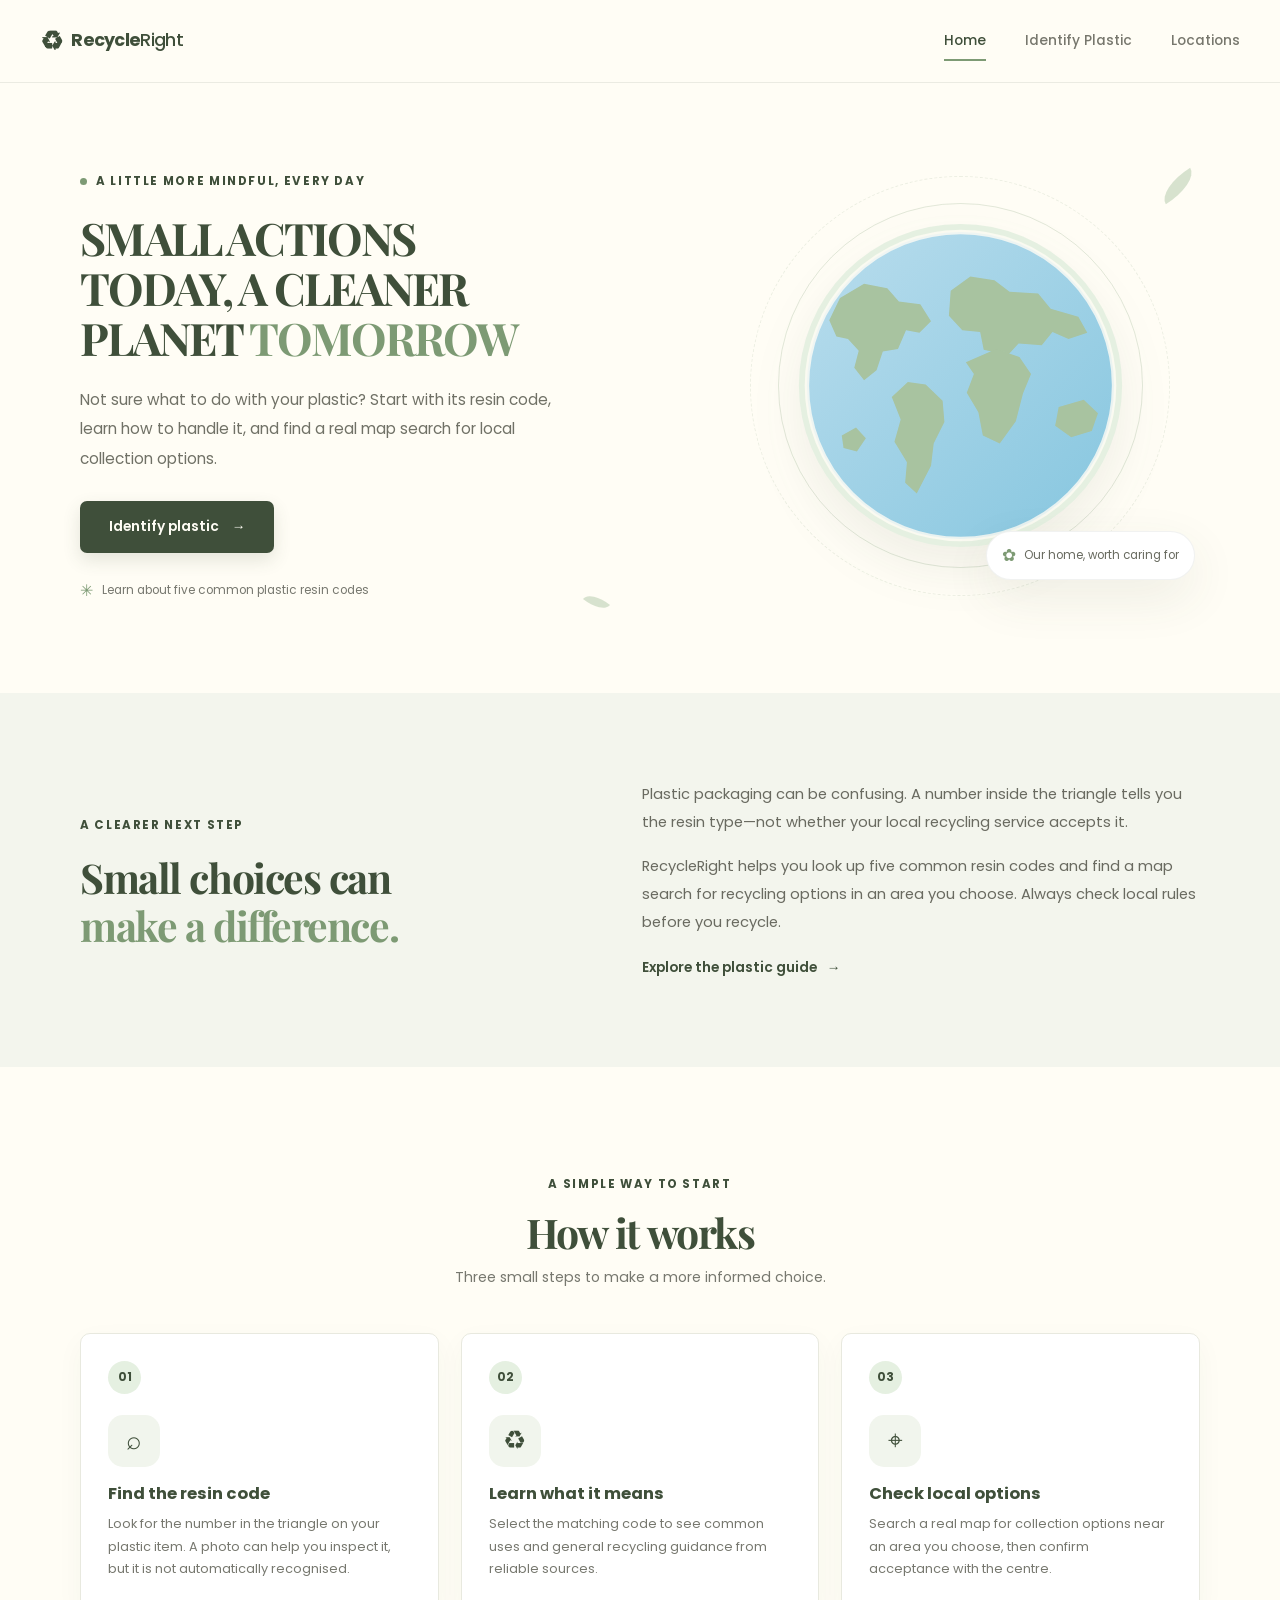
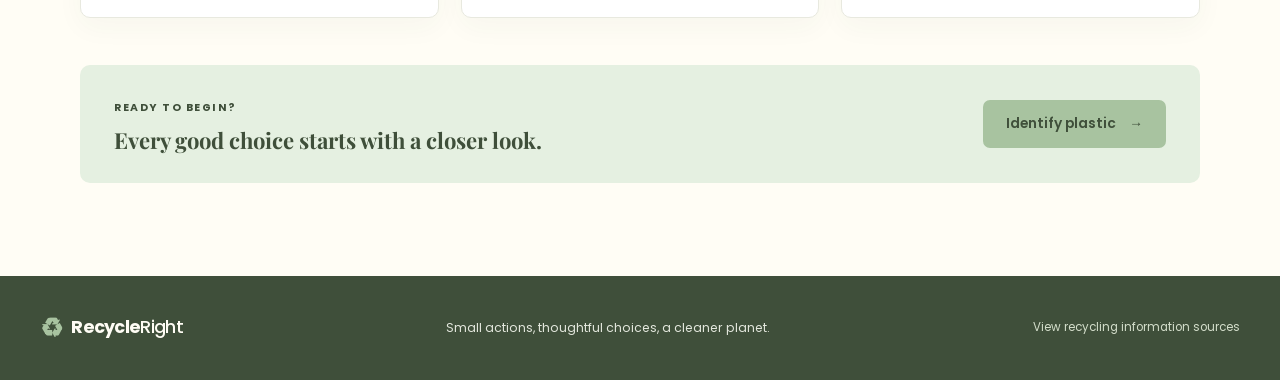
<file: index.html>
<!doctype html>
<html lang="en">
<head>
  <meta charset="utf-8">
  <meta name="viewport" content="width=device-width, initial-scale=1">
  <meta name="theme-color" content="#fffdf5">
  <meta name="description" content="Learn about plastic resin codes, recycling advice and ways to find local collection options with RecycleRight.">
  <title>RecycleRight | Small actions, cleaner planet</title>
  <link rel="preconnect" href="https://fonts.googleapis.com">
  <link rel="preconnect" href="https://fonts.gstatic.com" crossorigin>
  <link href="https://fonts.googleapis.com/css2?family=Playfair+Display:wght@600;700&amp;family=Poppins:wght@400;500;600;700&amp;display=swap" rel="stylesheet">
  <link rel="stylesheet" href="style.css">
  <script src="script.js" defer></script>
</head>
<body data-page="home">
  <header class="site-header">
    <nav class="nav-shell" aria-label="Main navigation">
      <a class="brand" href="index.html" aria-label="RecycleRight home">
        <span class="brand-mark" aria-hidden="true">♻</span><span>Recycle<span class="brand-light">Right</span></span>
      </a>
      <button class="menu-toggle" type="button" aria-expanded="false" aria-controls="primary-nav" aria-label="Open navigation"><span></span><span></span><span></span></button>
      <div class="nav-links" id="primary-nav">
        <a class="active" href="index.html" aria-current="page">Home</a>
        <a href="identify.html">Identify Plastic</a>
        <a href="locations.html">Locations</a>
      </div>
    </nav>
  </header>

  <main>
    <section class="hero content-width">
      <div class="hero-copy">
        <span class="eyebrow"><span class="eyebrow-dot"></span> A little more mindful, every day</span>
        <h1>SMALL ACTIONS<br>TODAY, A CLEANER<br>PLANET <span class="text-sage">TOMORROW</span></h1>
        <p>Not sure what to do with your plastic? Start with its resin code, learn how to handle it, and find a real map search for local collection options.</p>
        <a class="button button-primary hero-button" href="identify.html">Identify plastic <span aria-hidden="true">→</span></a>
        <div class="hero-footnote"><span aria-hidden="true">✳</span> Learn about five common plastic resin codes</div>
      </div>
      <div class="earth-wrap" aria-label="Illustration of planet Earth">
        <span class="earth-orbit orbit-one"></span><span class="earth-orbit orbit-two"></span>
        <svg class="earth-illustration" viewBox="0 0 420 420" role="img" aria-labelledby="earth-title">
          <title id="earth-title">A friendly illustration of Earth with green continents</title>
          <defs>
            <clipPath id="earth-clip"><circle cx="210" cy="210" r="172"/></clipPath>
            <linearGradient id="ocean" x1="0" x2="1" y1="0" y2="1"><stop stop-color="#b9dded"/><stop offset="1" stop-color="#86c6df"/></linearGradient>
          </defs>
          <circle cx="210" cy="210" r="181" fill="#e5f0e1"/>
          <circle cx="210" cy="210" r="172" fill="url(#ocean)"/>
          <g clip-path="url(#earth-clip)" fill="#a8c3a0">
            <path d="M75 112 102 96 128 101 141 116 165 119 177 138 164 151 149 148 140 169 123 172 116 193 102 204 91 190 96 171 84 158 71 155 63 137Z"/>
            <path d="m151 206 20 3 19 18 2 24-12 24-3 25-16 31-13-12 2-23-14-23 7-25-10-25Z"/>
            <path d="m199 104 22-16 27 4 17 13 32 2 14 17 31 9 10 18-21 7-18-8-12 15-26-2-12 13-27-6-4-20-20-2-15-16Z"/>
            <path d="m232 177 18-8 26 9 13 19-9 22-8 31-18 25-19-9-5-26-13-22 8-21-9-13Z"/>
            <path d="m320 234 28-8 16 15-7 20-23 7-18-13Z"/>
            <path d="m77 266 16-9 11 12-10 15-15-4Z"/>
          </g>
          <circle cx="210" cy="210" r="172" fill="none" stroke="#fffdf5" stroke-width="5" opacity=".8"/>
        </svg>
        <span class="earth-caption"><span class="caption-leaf" aria-hidden="true">✿</span> Our home, worth caring for</span>
      </div>
      <span class="decor-leaf decor-leaf-one" aria-hidden="true"></span>
      <span class="decor-leaf decor-leaf-two" aria-hidden="true"></span>
    </section>

    <section class="about-section">
      <div class="content-width about-grid">
        <div class="section-heading">
          <span class="eyebrow">A clearer next step</span>
          <h2>Small choices can<br><span class="text-sage">make a difference.</span></h2>
        </div>
        <div class="about-copy">
          <p>Plastic packaging can be confusing. A number inside the triangle tells you the resin type—not whether your local recycling service accepts it.</p>
          <p>RecycleRight helps you look up five common resin codes and find a map search for recycling options in an area you choose. Always check local rules before you recycle.</p>
          <a class="text-link" href="identify.html">Explore the plastic guide <span aria-hidden="true">→</span></a>
        </div>
      </div>
    </section>

    <section class="how-section content-width" aria-labelledby="how-title">
      <div class="center-heading">
        <span class="eyebrow">A simple way to start</span>
        <h2 id="how-title">How it works</h2>
        <p>Three small steps to make a more informed choice.</p>
      </div>
      <div class="steps-grid">
        <article class="step-card">
          <span class="step-number">01</span>
          <span class="step-icon" aria-hidden="true">⌕</span>
          <h3>Find the resin code</h3>
          <p>Look for the number in the triangle on your plastic item. A photo can help you inspect it, but it is not automatically recognised.</p>
        </article>
        <article class="step-card">
          <span class="step-number">02</span>
          <span class="step-icon" aria-hidden="true">♻</span>
          <h3>Learn what it means</h3>
          <p>Select the matching code to see common uses and general recycling guidance from reliable sources.</p>
        </article>
        <article class="step-card">
          <span class="step-number">03</span>
          <span class="step-icon" aria-hidden="true">⌖</span>
          <h3>Check local options</h3>
          <p>Search a real map for collection options near an area you choose, then confirm acceptance with the centre.</p>
        </article>
      </div>
      <div class="next-step-banner">
        <div><span class="eyebrow">Ready to begin?</span><h3>Every good choice starts with a closer look.</h3></div>
        <a class="button button-secondary" href="identify.html">Identify plastic <span aria-hidden="true">→</span></a>
      </div>
    </section>
  </main>

  <footer class="site-footer">
    <div class="footer-inner">
      <a class="brand footer-brand" href="index.html"><span class="brand-mark" aria-hidden="true">♻</span><span>Recycle<span class="brand-light">Right</span></span></a>
      <p>Small actions, thoughtful choices, a cleaner planet.</p>
      <a class="footer-credit" href="identify.html#sources">View recycling information sources</a>
    </div>
  </footer>
</body>
</html>
</file>
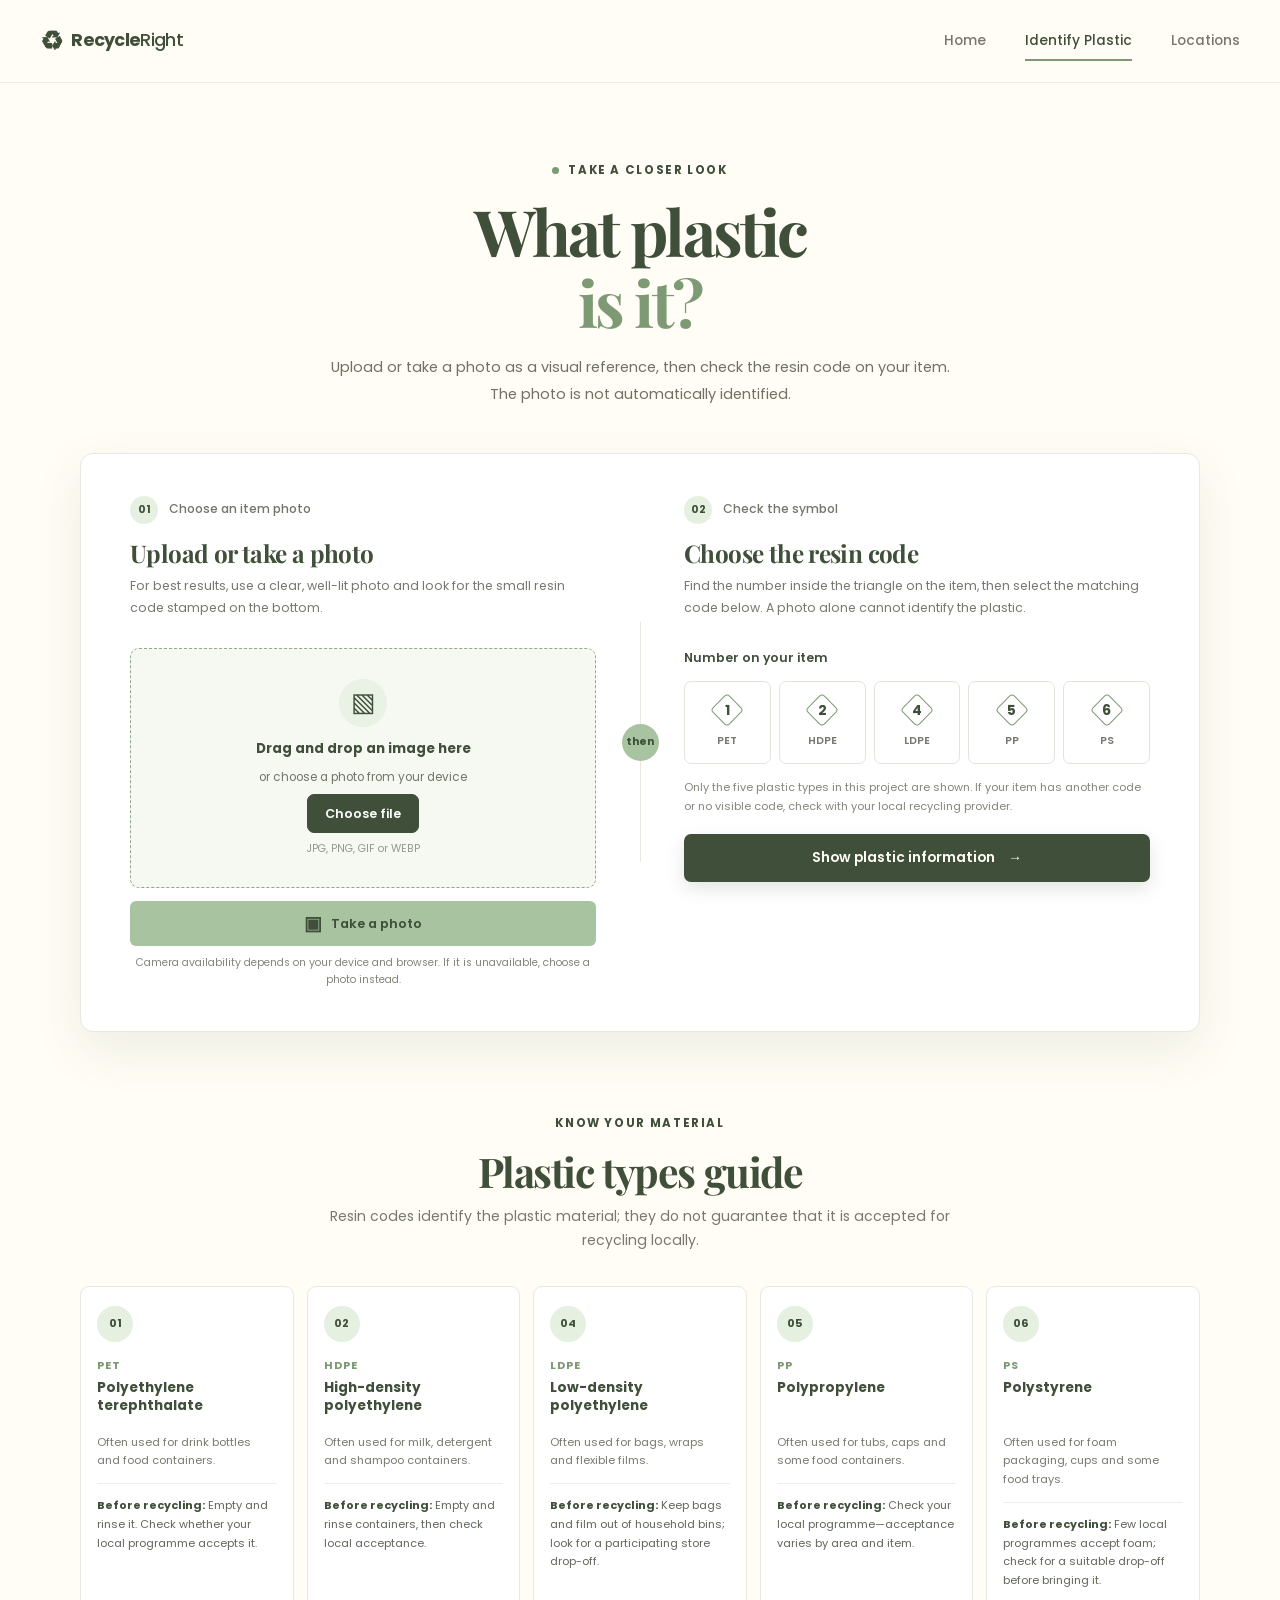
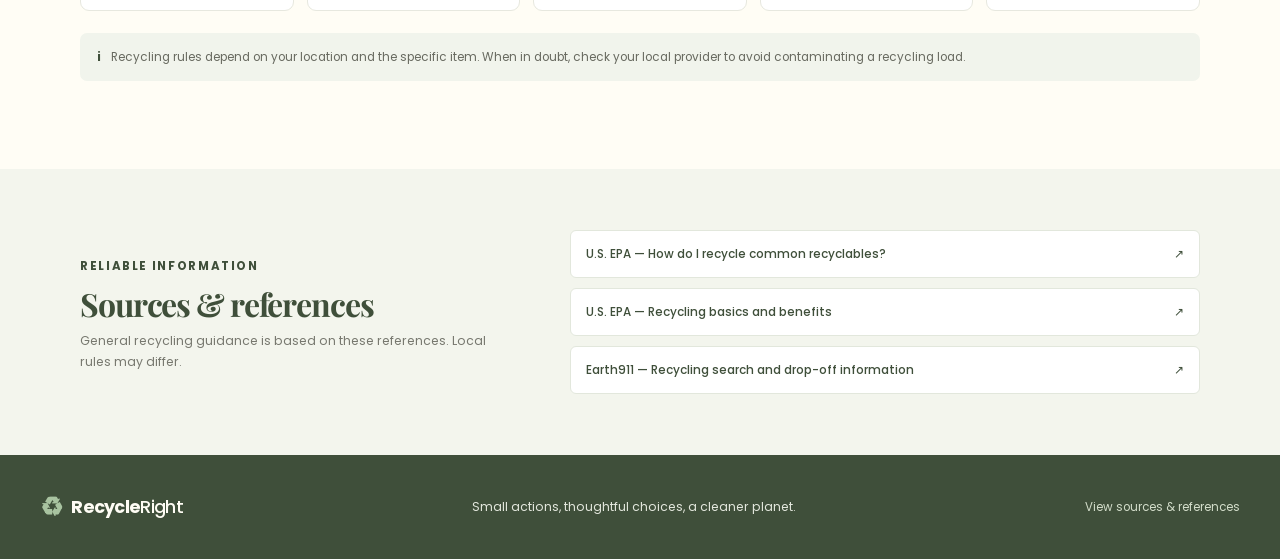
<file: identify.html>
<!doctype html>
<html lang="en">
<head>
  <meta charset="utf-8">
  <meta name="viewport" content="width=device-width, initial-scale=1">
  <meta name="theme-color" content="#fffdf5">
  <meta name="description" content="Use a photo as a reference, then manually select the resin code to learn about five common plastic types.">
  <title>Identify plastic | RecycleRight</title>
  <link rel="preconnect" href="https://fonts.googleapis.com">
  <link rel="preconnect" href="https://fonts.gstatic.com" crossorigin>
  <link href="https://fonts.googleapis.com/css2?family=Playfair+Display:wght@600;700&amp;family=Poppins:wght@400;500;600;700&amp;display=swap" rel="stylesheet">
  <link rel="stylesheet" href="style.css">
  <script src="script.js" defer></script>
</head>
<body data-page="identify">
  <header class="site-header">
    <nav class="nav-shell" aria-label="Main navigation">
      <a class="brand" href="index.html" aria-label="RecycleRight home">
        <span class="brand-mark" aria-hidden="true">♻</span><span>Recycle<span class="brand-light">Right</span></span>
      </a>
      <button class="menu-toggle" type="button" aria-expanded="false" aria-controls="primary-nav" aria-label="Open navigation"><span></span><span></span><span></span></button>
      <div class="nav-links" id="primary-nav">
        <a href="index.html">Home</a>
        <a class="active" href="identify.html" aria-current="page">Identify Plastic</a>
        <a href="locations.html">Locations</a>
      </div>
    </nav>
  </header>

  <main>
    <section class="page-intro identify-intro">
      <span class="eyebrow"><span class="eyebrow-dot"></span> Take a closer look</span>
      <h1>What plastic<br><span class="text-sage">is it?</span></h1>
      <p>Upload or take a photo as a visual reference, then check the resin code on your item. The photo is not automatically identified.</p>
    </section>

    <section class="identify-workspace content-width" aria-label="Plastic photo and manual identification">
      <div class="upload-panel">
        <div class="panel-topline"><span class="step-number">01</span><span>Choose an item photo</span></div>
        <h2>Upload or take a photo</h2>
        <p class="panel-description">For best results, use a clear, well-lit photo and look for the small resin code stamped on the bottom.</p>
        <input class="visually-hidden" type="file" id="photo-upload" accept="image/*" tabindex="-1" aria-hidden="true">
        <input class="visually-hidden" type="file" id="camera-upload" accept="image/*" capture="environment" tabindex="-1" aria-hidden="true">
        <div class="drop-zone" id="drop-zone" tabindex="0" role="button" aria-label="Choose an image file or drag and drop an image">
          <img id="image-preview" class="image-preview" alt="Preview of the selected plastic item" hidden>
          <div class="drop-content" id="drop-content">
            <span class="upload-icon" aria-hidden="true">▧</span>
            <strong>Drag and drop an image here</strong>
            <span>or choose a photo from your device</span>
            <button type="button" class="button button-outline" id="choose-photo">Choose file</button>
            <span class="file-note">JPG, PNG, GIF or WEBP</span>
          </div>
        </div>
        <div class="file-details" id="file-details" aria-live="polite" hidden>
          <span class="file-check" aria-hidden="true">✓</span>
          <span class="file-name" id="file-name"></span>
          <button type="button" class="clear-photo" id="clear-photo">Remove photo</button>
        </div>
        <p class="form-error" id="photo-error" role="alert" hidden></p>
        <button type="button" class="camera-button" id="take-photo"><span aria-hidden="true">▣</span> Take a photo</button>
        <p class="camera-note">Camera availability depends on your device and browser. If it is unavailable, choose a photo instead.</p>
      </div>

      <div class="identify-divider" aria-hidden="true"><span>then</span></div>

      <div class="code-panel">
        <div class="panel-topline"><span class="step-number">02</span><span>Check the symbol</span></div>
        <h2>Choose the resin code</h2>
        <p class="panel-description">Find the number inside the triangle on the item, then select the matching code below. A photo alone cannot identify the plastic.</p>
        <form id="identify-form">
          <label class="field-label" for="resin-code">Number on your item</label>
          <div class="resin-picker" role="group" aria-label="Select a resin identification code">
            <button type="button" class="resin-option" data-code="1" aria-pressed="false"><span class="resin-symbol">1</span><span>PET</span></button>
            <button type="button" class="resin-option" data-code="2" aria-pressed="false"><span class="resin-symbol">2</span><span>HDPE</span></button>
            <button type="button" class="resin-option" data-code="4" aria-pressed="false"><span class="resin-symbol">4</span><span>LDPE</span></button>
            <button type="button" class="resin-option" data-code="5" aria-pressed="false"><span class="resin-symbol">5</span><span>PP</span></button>
            <button type="button" class="resin-option" data-code="6" aria-pressed="false"><span class="resin-symbol">6</span><span>PS</span></button>
          </div>
          <p class="form-hint">Only the five plastic types in this project are shown. If your item has another code or no visible code, check with your local recycling provider.</p>
          <button class="button button-primary identify-button" type="submit">Show plastic information <span aria-hidden="true">→</span></button>
          <p class="form-error" id="identify-error" role="alert" hidden>Select the code shown on the item to continue.</p>
        </form>
      </div>
    </section>

    <section class="result-section content-width" id="identification-result" aria-live="polite" hidden>
      <div class="result-heading"><span class="result-check" aria-hidden="true">✓</span><div><span class="eyebrow">Based on the code you selected</span><h2 id="result-title">Plastic information</h2></div></div>
      <div class="result-card">
        <div class="result-code" id="result-code">1</div>
        <div class="result-copy">
          <span class="eyebrow" id="result-full-name"></span>
          <h3 id="result-abbreviation"></h3>
          <p class="result-use" id="result-uses"></p>
          <div class="before-recycling"><span class="before-icon" aria-hidden="true">✳</span><div><strong>Before recycling</strong><p id="result-advice"></p><a id="result-source" class="text-link" href="https://www.epa.gov/recycle/how-do-i-recycle-common-recyclables" target="_blank" rel="noopener noreferrer">Read the EPA guidance <span aria-hidden="true">↗</span></a></div></div>
        </div>
      </div>
      <div class="result-actions"><a class="button button-secondary" href="locations.html">Find collection options <span aria-hidden="true">→</span></a><button type="button" class="text-button" id="choose-another">Choose another code</button></div>
    </section>

    <section class="guide-section content-width" id="plastic-guide" aria-labelledby="guide-title">
      <div class="center-heading">
        <span class="eyebrow">Know your material</span>
        <h2 id="guide-title">Plastic types guide</h2>
        <p>Resin codes identify the plastic material; they do not guarantee that it is accepted for recycling locally.</p>
      </div>
      <div class="guide-grid">
        <article class="guide-card"><span class="guide-code">01</span><span class="guide-short">PET</span><h3>Polyethylene terephthalate</h3><p>Often used for drink bottles and food containers.</p><p class="guide-advice"><strong>Before recycling:</strong> Empty and rinse it. Check whether your local programme accepts it.</p></article>
        <article class="guide-card"><span class="guide-code">02</span><span class="guide-short">HDPE</span><h3>High-density polyethylene</h3><p>Often used for milk, detergent and shampoo containers.</p><p class="guide-advice"><strong>Before recycling:</strong> Empty and rinse containers, then check local acceptance.</p></article>
        <article class="guide-card"><span class="guide-code">04</span><span class="guide-short">LDPE</span><h3>Low-density polyethylene</h3><p>Often used for bags, wraps and flexible films.</p><p class="guide-advice"><strong>Before recycling:</strong> Keep bags and film out of household bins; look for a participating store drop-off.</p></article>
        <article class="guide-card"><span class="guide-code">05</span><span class="guide-short">PP</span><h3>Polypropylene</h3><p>Often used for tubs, caps and some food containers.</p><p class="guide-advice"><strong>Before recycling:</strong> Check your local programme—acceptance varies by area and item.</p></article>
        <article class="guide-card"><span class="guide-code">06</span><span class="guide-short">PS</span><h3>Polystyrene</h3><p>Often used for foam packaging, cups and some food trays.</p><p class="guide-advice"><strong>Before recycling:</strong> Few local programmes accept foam; check for a suitable drop-off before bringing it.</p></article>
      </div>
      <p class="local-rules-note"><span aria-hidden="true">i</span> Recycling rules depend on your location and the specific item. When in doubt, check your local provider to avoid contaminating a recycling load.</p>
    </section>

    <section class="sources-section" id="sources">
      <div class="content-width sources-inner">
        <div><span class="eyebrow">Reliable information</span><h2>Sources &amp; references</h2><p>General recycling guidance is based on these references. Local rules may differ.</p></div>
        <ul class="source-list">
          <li><a href="https://www.epa.gov/recycle/how-do-i-recycle-common-recyclables" target="_blank" rel="noopener noreferrer">U.S. EPA — How do I recycle common recyclables? <span aria-hidden="true">↗</span></a></li>
          <li><a href="https://www.epa.gov/recycle/recycling-basics-and-benefits" target="_blank" rel="noopener noreferrer">U.S. EPA — Recycling basics and benefits <span aria-hidden="true">↗</span></a></li>
          <li><a href="https://earth911.com/" target="_blank" rel="noopener noreferrer">Earth911 — Recycling search and drop-off information <span aria-hidden="true">↗</span></a></li>
        </ul>
      </div>
    </section>
  </main>

  <footer class="site-footer">
    <div class="footer-inner">
      <a class="brand footer-brand" href="index.html"><span class="brand-mark" aria-hidden="true">♻</span><span>Recycle<span class="brand-light">Right</span></span></a>
      <p>Small actions, thoughtful choices, a cleaner planet.</p>
      <a class="footer-credit" href="#sources">View sources &amp; references</a>
    </div>
  </footer>
</body>
</html>
</file>
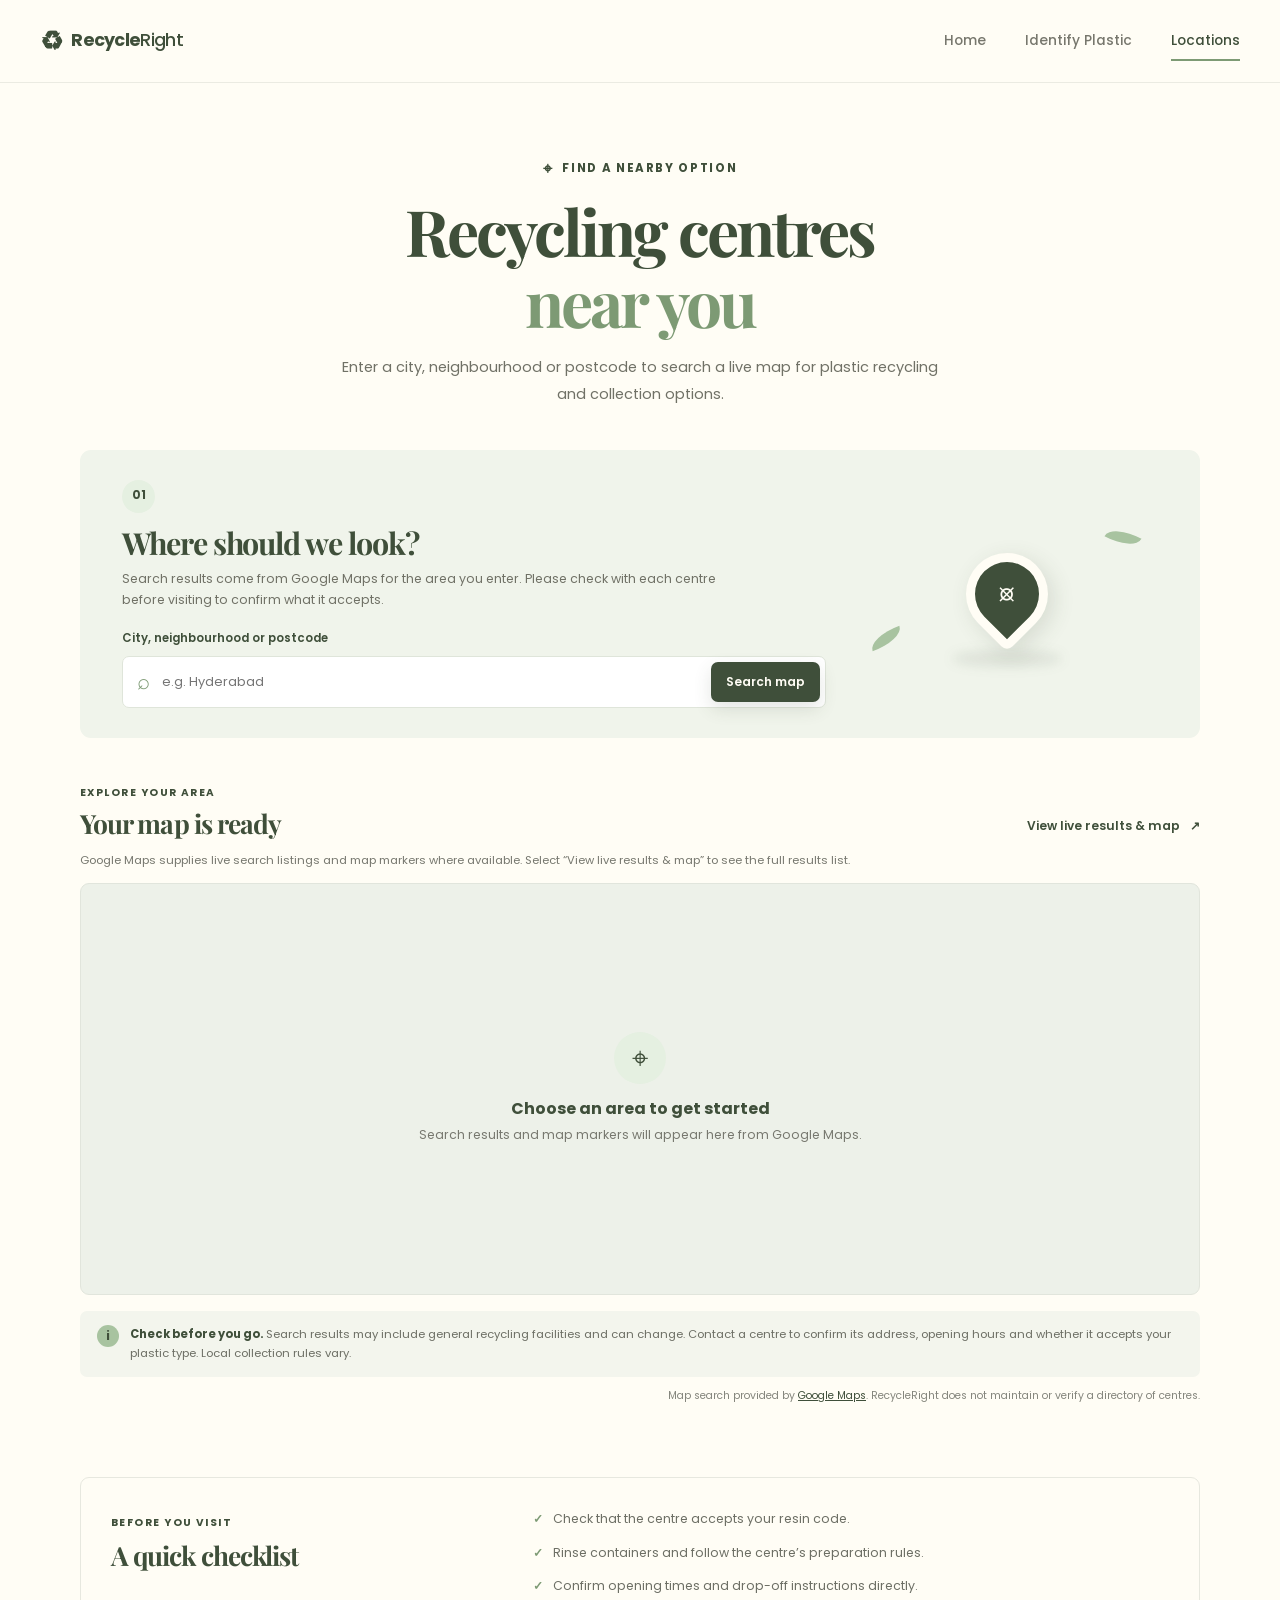
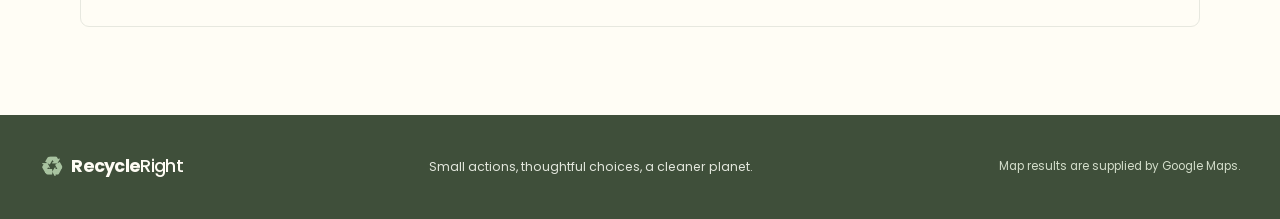
<file: locations.html>
<!doctype html>
<html lang="en">
<head>
  <meta charset="utf-8">
  <meta name="viewport" content="width=device-width, initial-scale=1">
  <meta name="theme-color" content="#fffdf5">
  <meta name="description" content="Search a real map for plastic recycling and collection options near an area you choose.">
  <title>Find recycling locations | RecycleRight</title>
  <link rel="preconnect" href="https://fonts.googleapis.com">
  <link rel="preconnect" href="https://fonts.gstatic.com" crossorigin>
  <link href="https://fonts.googleapis.com/css2?family=Playfair+Display:wght@600;700&amp;family=Poppins:wght@400;500;600;700&amp;display=swap" rel="stylesheet">
  <link rel="stylesheet" href="style.css">
  <script src="script.js" defer></script>
</head>
<body data-page="locations">
  <header class="site-header">
    <nav class="nav-shell" aria-label="Main navigation">
      <a class="brand" href="index.html" aria-label="RecycleRight home">
        <span class="brand-mark" aria-hidden="true">♻</span><span>Recycle<span class="brand-light">Right</span></span>
      </a>
      <button class="menu-toggle" type="button" aria-expanded="false" aria-controls="primary-nav" aria-label="Open navigation"><span></span><span></span><span></span></button>
      <div class="nav-links" id="primary-nav">
        <a href="index.html">Home</a>
        <a href="identify.html">Identify Plastic</a>
        <a class="active" href="locations.html" aria-current="page">Locations</a>
      </div>
    </nav>
  </header>

  <main>
    <section class="page-intro locations-intro">
      <span class="eyebrow"><span aria-hidden="true">⌖</span> Find a nearby option</span>
      <h1>Recycling centres<br><span class="text-sage">near you</span></h1>
      <p>Enter a city, neighbourhood or postcode to search a live map for plastic recycling and collection options.</p>
    </section>

    <section class="location-section content-width" aria-labelledby="search-title">
      <div class="location-search-panel">
        <div class="location-search-copy">
          <span class="step-number">01</span>
          <h2 id="search-title">Where should we look?</h2>
          <p>Search results come from Google Maps for the area you enter. Please check with each centre before visiting to confirm what it accepts.</p>
          <form id="location-search" class="location-form">
            <label for="location-query">City, neighbourhood or postcode</label>
            <div class="search-control">
              <span aria-hidden="true">⌕</span>
              <input id="location-query" name="location" type="search" placeholder="e.g. Hyderabad" autocomplete="postal-code" required>
              <button class="button button-primary" type="submit">Search map</button>
            </div>
            <p class="form-error" id="location-error" role="alert" hidden>Please enter an area to search.</p>
          </form>
        </div>
        <div class="location-pin-art" aria-hidden="true">
          <span class="pin-shadow"></span><span class="pin-shape">⌖</span>
          <span class="pin-leaf leaf-one"></span><span class="pin-leaf leaf-two"></span>
        </div>
      </div>

      <div class="map-heading">
        <div>
          <span class="eyebrow">Explore your area</span>
          <h2 id="map-title">Your map is ready</h2>
        </div>
        <a class="text-link" id="open-map" href="https://maps.google.com/" target="_blank" rel="noopener noreferrer">View live results &amp; map <span aria-hidden="true">↗</span></a>
      </div>
      <p class="map-results-note">Google Maps supplies live search listings and map markers where available. Select “View live results &amp; map” to see the full results list.</p>
      <div class="map-frame-wrap">
        <div class="map-placeholder" id="map-placeholder">
          <span class="map-placeholder-icon" aria-hidden="true">⌖</span>
          <h3>Choose an area to get started</h3>
          <p>Search results and map markers will appear here from Google Maps.</p>
        </div>
        <iframe id="location-map" class="location-map" title="Google Maps plastic recycling centre search" loading="lazy" referrerpolicy="no-referrer-when-downgrade" hidden></iframe>
      </div>
      <div class="location-note">
        <span class="note-icon" aria-hidden="true">i</span>
        <p><strong>Check before you go.</strong> Search results may include general recycling facilities and can change. Contact a centre to confirm its address, opening hours and whether it accepts your plastic type. Local collection rules vary.</p>
      </div>
      <p class="location-source">Map search provided by <a href="https://maps.google.com/" target="_blank" rel="noopener noreferrer">Google Maps</a>. RecycleRight does not maintain or verify a directory of centres.</p>
    </section>

    <section class="location-help content-width">
      <div>
        <span class="eyebrow">Before you visit</span>
        <h2>A quick checklist</h2>
      </div>
      <ul class="check-list">
        <li><span aria-hidden="true">✓</span> Check that the centre accepts your resin code.</li>
        <li><span aria-hidden="true">✓</span> Rinse containers and follow the centre’s preparation rules.</li>
        <li><span aria-hidden="true">✓</span> Confirm opening times and drop-off instructions directly.</li>
      </ul>
    </section>
  </main>

  <footer class="site-footer">
    <div class="footer-inner">
      <a class="brand footer-brand" href="index.html"><span class="brand-mark" aria-hidden="true">♻</span><span>Recycle<span class="brand-light">Right</span></span></a>
      <p>Small actions, thoughtful choices, a cleaner planet.</p>
      <span class="footer-credit">Map results are supplied by Google Maps.</span>
    </div>
  </footer>
</body>
</html>
</file>
<file: style.css>
:root {
  --olive: #3f4f3a;
  --sage: #a8c3a0;
  --sage-deep: #7d9a74;
  --pale: #e5f0e1;
  --cream: #fffdf5;
  --brown: #4a4036;
  --muted: #77786f;
  --line: #e7e8df;
  --white: #fff;
  --shadow: 0 18px 50px rgb(63 79 58 / 9%);
}

* { box-sizing: border-box; }
html { scroll-behavior: smooth; scroll-padding-top: 90px; }
body {
  margin: 0;
  background: var(--cream);
  color: var(--brown);
  font-family: "Poppins", sans-serif;
  font-size: 15px;
  line-height: 1.7;
  -webkit-font-smoothing: antialiased;
}
button, input { font: inherit; }
button, a { -webkit-tap-highlight-color: transparent; }
a { color: inherit; }
button:focus-visible, a:focus-visible, input:focus-visible, [tabindex]:focus-visible {
  outline: 3px solid #76996a;
  outline-offset: 3px;
}
img, svg { display: block; max-width: 100%; }
h1, h2, h3, p { margin-top: 0; }
h1, h2, h3 { color: var(--olive); }
h1, h2 { font-family: "Playfair Display", Georgia, serif; }
h1 { font-size: clamp(2.7rem, 5vw, 4.65rem); line-height: 1.12; letter-spacing: -.045em; }
h2 { font-size: clamp(2rem, 3.2vw, 2.85rem); line-height: 1.18; letter-spacing: -.035em; }
h3 { line-height: 1.35; }
.content-width { width: min(1120px, calc(100% - 64px)); margin-inline: auto; }
.text-sage { color: var(--sage-deep); }
.eyebrow {
  display: inline-flex;
  align-items: center;
  gap: 9px;
  color: var(--olive);
  font-size: .73rem;
  font-weight: 700;
  letter-spacing: .14em;
  line-height: 1.5;
  text-transform: uppercase;
}
.eyebrow-dot { width: 7px; height: 7px; border-radius: 50%; background: var(--sage-deep); }

.site-header { position: relative; z-index: 5; border-bottom: 1px solid rgb(63 79 58 / 10%); background: var(--cream); }
.nav-shell {
  display: flex;
  width: min(1200px, calc(100% - 64px));
  height: 82px;
  margin: auto;
  align-items: center;
  justify-content: space-between;
}
.brand { display: inline-flex; align-items: center; gap: 9px; color: var(--olive); font-size: 1.1rem; font-weight: 700; text-decoration: none; letter-spacing: -.04em; }
.brand-mark { color: var(--olive); font-size: 1.65rem; line-height: 1; }
.brand-light { font-weight: 500; }
.nav-links { display: flex; align-items: center; gap: 39px; }
.nav-links a { position: relative; padding: 9px 0; color: #77776d; font-size: .86rem; font-weight: 500; text-decoration: none; transition: color .2s ease; }
.nav-links a:hover, .nav-links a.active { color: var(--olive); }
.nav-links a.active::after { position: absolute; right: 0; bottom: 1px; left: 0; height: 2px; background: var(--sage-deep); content: ""; }
.menu-toggle { display: none; }

.button { display: inline-flex; min-height: 48px; align-items: center; justify-content: center; gap: 13px; padding: 11px 22px; border: 1px solid transparent; border-radius: 7px; cursor: pointer; font-size: .86rem; font-weight: 600; text-decoration: none; transition: background .2s ease, transform .2s ease, box-shadow .2s ease; }
.button:hover { transform: translateY(-2px); }
.button-primary { background: var(--olive); color: var(--cream); box-shadow: 0 7px 18px rgb(63 79 58 / 14%); }
.button-primary:hover { background: #30402d; box-shadow: 0 10px 24px rgb(63 79 58 / 20%); }
.button-secondary { background: var(--sage); color: var(--olive); }
.button-secondary:hover { background: #b7d0af; }
.button-outline { min-height: 39px; padding: 7px 17px; border-color: var(--olive); background: var(--olive); color: var(--white); font-size: .78rem; }
.text-link { display: inline-flex; align-items: center; gap: 10px; color: var(--olive); font-size: .86rem; font-weight: 600; text-decoration: none; }
.text-link:hover { color: var(--sage-deep); }
.text-link span, .button span { transition: transform .2s ease; }
.text-link:hover span, .button:hover span { transform: translateX(3px); }

.hero { position: relative; display: grid; min-height: 610px; grid-template-columns: 1.12fr .88fr; align-items: center; gap: 30px; padding-block: 74px 79px; }
.hero-copy { position: relative; z-index: 1; max-width: 580px; }
.hero h1 { margin: 20px 0 22px; font-size: clamp(2.7rem, 3.5vw, 3.1rem); }
.hero-copy > p { max-width: 510px; margin-bottom: 28px; color: #707166; font-size: .96rem; line-height: 1.9; }
.hero-button { min-width: 194px; min-height: 52px; }
.hero-footnote { display: flex; align-items: center; gap: 9px; margin-top: 24px; color: #77786f; font-size: .74rem; }
.hero-footnote span { color: var(--sage-deep); font-size: 1rem; }
.earth-wrap { position: relative; display: grid; min-height: 405px; place-items: center; }
.earth-illustration { position: relative; z-index: 1; width: min(100%, 375px); filter: drop-shadow(0 22px 24px rgb(63 79 58 / 8%)); }
.earth-orbit { position: absolute; width: 365px; height: 365px; border: 1px solid rgb(125 154 116 / 22%); border-radius: 50%; }
.orbit-two { width: 420px; height: 420px; border-style: dashed; opacity: .65; }
.earth-caption { position: absolute; right: 1%; bottom: 8px; z-index: 2; display: flex; align-items: center; gap: 8px; padding: 9px 15px; border: 1px solid rgb(63 79 58 / 7%); border-radius: 30px; background: var(--white); box-shadow: var(--shadow); color: #686a5f; font-size: .72rem; }
.caption-leaf { color: var(--sage-deep); font-size: 1.05rem; }
.decor-leaf { position: absolute; width: 40px; height: 18px; border-radius: 100% 0 100% 0; background: var(--sage); opacity: .46; transform: rotate(-32deg); }
.decor-leaf-one { top: 94px; right: 2px; }
.decor-leaf-two { bottom: 85px; left: 45%; width: 25px; height: 12px; transform: rotate(38deg); }

.about-section { padding: 88px 0; background: #f3f5ed; }
.about-grid { display: grid; grid-template-columns: .9fr 1.1fr; align-items: center; gap: 105px; }
.section-heading h2 { margin: 16px 0 0; }
.about-copy p { margin-bottom: 16px; color: #696a60; font-size: .92rem; line-height: 1.9; }
.about-copy .text-link { margin-top: 3px; }
.how-section { padding-top: 103px; padding-bottom: 93px; }
.center-heading { max-width: 620px; margin: 0 auto 43px; text-align: center; }
.center-heading h2 { margin: 12px 0 10px; }
.center-heading > p { margin-bottom: 0; color: #77786f; font-size: .88rem; }
.steps-grid { display: grid; grid-template-columns: repeat(3, 1fr); gap: 22px; }
.step-card { position: relative; min-height: 285px; padding: 27px 27px 29px; border: 1px solid #e8e9df; border-radius: 10px; background: var(--white); box-shadow: 0 9px 28px rgb(63 79 58 / 4%); }
.step-number { display: inline-grid; min-width: 33px; height: 33px; place-items: center; border-radius: 50%; background: var(--pale); color: var(--olive); font-size: .73rem; font-weight: 700; }
.step-icon { display: grid; width: 52px; height: 52px; margin: 21px 0 16px; place-items: center; border-radius: 15px; background: #f1f5ed; color: var(--olive); font-size: 1.6rem; }
.step-card h3 { margin-bottom: 8px; font-size: 1.03rem; }
.step-card p { margin-bottom: 0; color: #77786f; font-size: .8rem; line-height: 1.75; }
.next-step-banner { display: flex; align-items: center; justify-content: space-between; gap: 24px; margin-top: 47px; padding: 28px 34px; border-radius: 10px; background: var(--pale); }
.next-step-banner .eyebrow { font-size: .67rem; }
.next-step-banner h3 { margin: 7px 0 0; font-family: "Playfair Display", Georgia, serif; font-size: 1.38rem; }

.site-footer { background: var(--olive); color: #f8f8ef; }
.footer-inner { display: flex; width: min(1200px, calc(100% - 64px)); min-height: 104px; margin: auto; align-items: center; justify-content: space-between; gap: 22px; }
.footer-brand { color: var(--cream); }
.footer-brand .brand-mark { color: var(--sage); }
.footer-inner > p { margin: 0; color: #e3e7dd; font-size: .77rem; }
.footer-credit { color: #d3ddca; font-size: .73rem; text-decoration: none; }
.footer-credit:hover { color: var(--white); text-decoration: underline; }

.page-intro { width: min(800px, calc(100% - 48px)); margin: auto; padding: 73px 0 45px; text-align: center; }
.page-intro h1 { margin: 13px 0 16px; font-size: clamp(2.6rem, 5vw, 4rem); }
.page-intro > p { max-width: 620px; margin: auto; color: #707166; font-size: .91rem; line-height: 1.85; }
.page-intro .eyebrow > span { font-size: 1rem; }

.identify-workspace { display: grid; grid-template-columns: 1fr 54px 1fr; align-items: stretch; margin-bottom: 72px; padding: 32px; border: 1px solid var(--line); border-radius: 13px; background: var(--white); box-shadow: var(--shadow); }
.upload-panel, .code-panel { min-width: 0; padding: 10px 17px; }
.panel-topline { display: flex; align-items: center; gap: 11px; color: #73756a; font-size: .76rem; font-weight: 500; }
.panel-topline .step-number { min-width: 28px; height: 28px; font-size: .66rem; }
.upload-panel h2, .code-panel h2 { margin: 15px 0 8px; font-family: "Playfair Display", Georgia, serif; font-size: 1.52rem; letter-spacing: -.025em; }
.panel-description { min-height: 55px; margin-bottom: 18px; color: #77786f; font-size: .78rem; line-height: 1.7; }
.drop-zone { position: relative; display: grid; min-height: 240px; place-items: center; overflow: hidden; border: 1px dashed #91a889; border-radius: 9px; background: #f6f8f2; cursor: pointer; text-align: center; transition: background .2s ease, border-color .2s ease; }
.drop-zone:hover, .drop-zone.drag-over { border-color: var(--olive); background: var(--pale); }
.drop-content { display: flex; align-items: center; flex-direction: column; gap: 7px; padding: 18px; color: #73756a; font-size: .74rem; }
.drop-content strong { color: var(--olive); font-size: .83rem; }
.upload-icon { display: grid; width: 48px; height: 48px; margin-bottom: 4px; place-items: center; border-radius: 50%; background: #eaf1e5; color: var(--olive); font-size: 1.65rem; }
.file-note { color: #96978d; font-size: .66rem; }
.image-preview { width: 100%; height: 240px; object-fit: contain; background: #f6f8f2; }
.file-details { display: flex; min-width: 0; align-items: center; gap: 9px; margin-top: 12px; color: #62685d; font-size: .73rem; }
.file-check { display: grid; width: 22px; height: 22px; flex: 0 0 22px; place-items: center; border-radius: 50%; background: var(--pale); color: var(--olive); }
.file-name { overflow: hidden; text-overflow: ellipsis; white-space: nowrap; }
.clear-photo { margin-left: auto; border: 0; background: none; color: #77786f; cursor: pointer; font-size: .68rem; text-decoration: underline; }
.camera-button { display: flex; width: 100%; min-height: 45px; align-items: center; justify-content: center; gap: 9px; margin-top: 13px; border: 0; border-radius: 6px; background: var(--sage); color: var(--olive); cursor: pointer; font-size: .8rem; font-weight: 600; transition: background .2s ease; }
.camera-button:hover { background: #b8d0b1; }
.camera-button span { font-size: 1.2rem; }
.camera-note { margin: 9px 0 0; color: #85867d; font-size: .66rem; line-height: 1.6; text-align: center; }
.identify-divider { display: grid; place-items: center; }
.identify-divider::before { position: absolute; width: 1px; height: 240px; background: var(--line); content: ""; }
.identify-divider span { position: relative; display: grid; width: 37px; height: 37px; place-items: center; border-radius: 50%; background: var(--sage); color: var(--olive); font-size: .66rem; font-weight: 700; }
.field-label { display: block; margin: 0 0 12px; color: var(--olive); font-size: .77rem; font-weight: 600; }
.resin-picker { display: grid; grid-template-columns: repeat(5, 1fr); gap: 8px; }
.resin-option { display: flex; min-width: 0; min-height: 83px; align-items: center; flex-direction: column; justify-content: center; gap: 7px; padding: 8px 3px; border: 1px solid #e1e5dc; border-radius: 7px; background: var(--white); color: #77786f; cursor: pointer; font-size: .66rem; font-weight: 600; transition: border-color .2s ease, background .2s ease, color .2s ease; }
.resin-option:hover { border-color: var(--sage-deep); }
.resin-option[aria-pressed="true"] { border-color: var(--olive); background: var(--pale); color: var(--olive); box-shadow: inset 0 0 0 1px var(--olive); }
.resin-symbol { position: relative; display: grid; width: 30px; height: 30px; place-items: center; color: var(--olive); font-size: .85rem; font-weight: 700; }
.resin-symbol::before { position: absolute; inset: 3px; border: 1.5px solid var(--sage-deep); border-radius: 4px; content: ""; transform: rotate(45deg); }
.resin-option[aria-pressed="true"] .resin-symbol::before { border-color: var(--olive); }
.form-hint { margin: 14px 0 19px; color: #85867d; font-size: .69rem; line-height: 1.65; }
.identify-button { width: 100%; }
.form-error { margin: 10px 0 0; color: #a34235; font-size: .76rem; }
.visually-hidden { position: absolute !important; width: 1px !important; height: 1px !important; overflow: hidden !important; clip: rect(0, 0, 0, 0) !important; white-space: nowrap !important; clip-path: inset(50%) !important; }

.result-section { margin-bottom: 82px; padding: 0 10px; }
.result-heading { display: flex; align-items: center; gap: 13px; margin-bottom: 20px; }
.result-check { display: grid; width: 43px; height: 43px; flex: 0 0 43px; place-items: center; border-radius: 50%; background: var(--olive); color: var(--white); font-size: 1.2rem; }
.result-heading .eyebrow { font-size: .67rem; }
.result-heading h2 { margin: 2px 0 0; font-size: 1.7rem; }
.result-card { display: grid; grid-template-columns: 108px 1fr; gap: 22px; padding: 27px; border-radius: 11px; background: var(--pale); }
.result-code { display: grid; width: 90px; height: 90px; place-items: center; border: 2px solid var(--sage-deep); border-radius: 14px; background: var(--cream); color: var(--olive); font-family: "Playfair Display", Georgia, serif; font-size: 2.6rem; }
.result-copy > .eyebrow { color: #687461; font-size: .66rem; }
.result-copy h3 { margin: 2px 0 4px; font-size: 1.5rem; }
.result-use { margin-bottom: 17px; color: #6f7167; font-size: .78rem; }
.before-recycling { display: flex; gap: 12px; padding: 15px 17px; border-radius: 8px; background: rgb(255 253 245 / 84%); }
.before-icon { color: var(--sage-deep); font-size: 1.2rem; }
.before-recycling strong { color: var(--olive); font-size: .78rem; }
.before-recycling p { margin: 4px 0 6px; color: #6f7167; font-size: .76rem; }
.before-recycling .text-link { font-size: .7rem; }
.result-actions { display: flex; align-items: center; gap: 19px; margin-top: 19px; }
.text-button { padding: 7px 0; border: 0; background: transparent; color: #6f7167; cursor: pointer; font-size: .78rem; text-decoration: underline; }

.guide-section { padding-top: 5px; padding-bottom: 88px; }
.guide-section .center-heading { margin-bottom: 33px; }
.guide-grid { display: grid; grid-template-columns: repeat(5, 1fr); gap: 13px; }
.guide-card { min-width: 0; padding: 19px 16px 20px; border: 1px solid var(--line); border-radius: 9px; background: var(--white); }
.guide-code { display: grid; width: 36px; height: 36px; place-items: center; border-radius: 50%; background: var(--pale); color: var(--olive); font-size: .69rem; font-weight: 700; }
.guide-short { display: block; margin-top: 14px; color: var(--sage-deep); font-size: .69rem; font-weight: 700; letter-spacing: .1em; }
.guide-card h3 { min-height: 45px; margin: 4px 0 9px; font-size: .85rem; }
.guide-card > p { color: #797a70; font-size: .69rem; line-height: 1.7; }
.guide-card .guide-advice { margin: 13px 0 0; padding-top: 12px; border-top: 1px solid #eceee8; color: #62675d; }
.guide-advice strong { color: var(--olive); }
.local-rules-note { display: flex; gap: 10px; margin: 22px 0 0; padding: 14px 17px; border-radius: 7px; background: #f1f4ec; color: #686a60; font-size: .74rem; }
.local-rules-note > span { color: var(--olive); font-weight: 700; }
.sources-section { padding: 61px 0; background: #f3f5ed; }
.sources-inner { display: grid; grid-template-columns: .8fr 1.2fr; align-items: center; gap: 70px; }
.sources-inner h2 { margin: 8px 0 8px; font-size: 2rem; }
.sources-inner > div > p { margin-bottom: 0; color: #77786f; font-size: .77rem; }
.source-list { display: grid; gap: 10px; margin: 0; padding: 0; list-style: none; }
.source-list a { display: flex; justify-content: space-between; gap: 10px; padding: 13px 15px; border: 1px solid #e2e7dc; border-radius: 6px; background: var(--white); color: var(--olive); font-size: .74rem; font-weight: 500; text-decoration: none; }
.source-list a:hover { border-color: var(--sage-deep); }

.locations-intro { padding-bottom: 42px; }
.location-section { margin-bottom: 72px; }
.location-search-panel { display: grid; grid-template-columns: 1.4fr .6fr; align-items: center; gap: 30px; min-height: 250px; margin-bottom: 40px; padding: 30px 42px; overflow: hidden; border-radius: 11px; background: #f0f4eb; }
.location-search-copy { position: relative; z-index: 1; }
.location-search-copy h2 { margin: 12px 0 7px; font-size: 1.9rem; }
.location-search-copy > p { max-width: 610px; margin-bottom: 19px; color: #707166; font-size: .78rem; }
.location-form label { display: block; margin-bottom: 7px; color: var(--olive); font-size: .73rem; font-weight: 600; }
.search-control { display: flex; min-height: 51px; align-items: center; gap: 10px; padding: 5px; border: 1px solid #dfe5da; border-radius: 7px; background: var(--white); }
.search-control > span { padding-left: 9px; color: var(--sage-deep); font-size: 1.35rem; }
.search-control input { width: 100%; min-width: 0; height: 39px; border: 0; outline: 0; background: transparent; color: var(--brown); font-size: .8rem; }
.search-control input:focus-visible { outline: 0; }
.search-control .button { min-height: 40px; flex: 0 0 auto; padding: 7px 14px; font-size: .75rem; }
.location-pin-art { position: relative; display: grid; min-height: 185px; place-items: center; }
.pin-shadow { position: absolute; bottom: 19px; width: 110px; height: 17px; border-radius: 50%; background: rgb(63 79 58 / 10%); filter: blur(6px); }
.pin-shape { position: relative; z-index: 1; display: grid; width: 82px; height: 82px; place-items: center; border: 9px solid var(--cream); border-radius: 50% 50% 50% 8px; background: var(--olive); color: var(--cream); font-size: 2.25rem; box-shadow: 0 8px 22px rgb(63 79 58 / 14%); transform: rotate(-45deg); }
.pin-shape::first-letter { transform: rotate(45deg); }
.pin-leaf { position: absolute; width: 34px; height: 15px; border-radius: 100% 0 100% 0; background: var(--sage); }
.leaf-one { top: 29px; right: 18px; transform: rotate(28deg); }
.leaf-two { bottom: 40px; left: 13px; transform: rotate(-20deg); }
.map-heading { display: flex; align-items: end; justify-content: space-between; gap: 18px; margin-bottom: 16px; }
.map-heading .eyebrow { font-size: .65rem; }
.map-heading h2 { margin: 5px 0 0; font-size: 1.65rem; }
.map-heading .text-link { padding-bottom: 3px; font-size: .76rem; }
.map-results-note { margin: -5px 0 13px; color: #77786f; font-size: .71rem; }
.map-frame-wrap { position: relative; min-height: 410px; overflow: hidden; border: 1px solid #e1e5dc; border-radius: 9px; background: #edf1e9; }
.location-map { width: 100%; height: 410px; border: 0; }
.map-placeholder { display: flex; min-height: 410px; align-items: center; flex-direction: column; justify-content: center; padding: 24px; color: #77786f; text-align: center; }
.map-placeholder-icon { display: grid; width: 52px; height: 52px; margin-bottom: 14px; place-items: center; border-radius: 50%; background: var(--pale); color: var(--olive); font-size: 1.8rem; }
.map-placeholder h3 { margin-bottom: 5px; font-size: 1rem; }
.map-placeholder p { margin: 0; font-size: .77rem; }
.location-note { display: flex; gap: 11px; margin-top: 16px; padding: 14px 17px; border-radius: 7px; background: #f3f5ed; }
.note-icon { display: grid; width: 22px; height: 22px; flex: 0 0 22px; place-items: center; border-radius: 50%; background: var(--sage); color: var(--olive); font-size: .75rem; font-weight: 700; }
.location-note p { margin: 0; color: #6d6f65; font-size: .71rem; line-height: 1.7; }
.location-note strong { color: var(--olive); }
.location-source { margin: 10px 0 0; color: #85867d; font-size: .66rem; text-align: right; }
.location-source a { color: var(--olive); }
.location-help { display: grid; grid-template-columns: .75fr 1.25fr; align-items: start; gap: 40px; margin-bottom: 88px; padding: 30px; border: 1px solid var(--line); border-radius: 9px; }
.location-help .eyebrow { font-size: .65rem; }
.location-help h2 { margin: 6px 0 0; font-size: 1.65rem; }
.check-list { display: grid; gap: 12px; margin: 0; padding: 0; list-style: none; color: #6d6f65; font-size: .78rem; }
.check-list li { display: flex; gap: 10px; align-items: flex-start; }
.check-list li span { color: var(--sage-deep); font-weight: 700; }

[hidden] { display: none !important; }

@media (max-width: 900px) {
  .content-width, .nav-shell, .footer-inner { width: min(100% - 44px, 760px); }
  .hero { min-height: 545px; grid-template-columns: 1fr; gap: 10px; padding-block: 58px; }
  .hero-copy { max-width: 700px; }
  .hero h1 { font-size: clamp(2.6rem, 6vw, 3.7rem); }
  .earth-wrap { min-height: 340px; }
  .earth-orbit { width: 300px; height: 300px; }
  .orbit-two { width: 350px; height: 350px; }
  .about-grid { gap: 45px; }
  .identify-workspace { grid-template-columns: 1fr 38px 1fr; padding: 23px 15px; }
  .upload-panel, .code-panel { padding-inline: 10px; }
  .guide-grid { grid-template-columns: repeat(3, 1fr); }
  .guide-card { padding: 17px; }
  .sources-inner { gap: 34px; }
  .location-search-panel { padding: 27px; }
}

@media (max-width: 640px) {
  html { scroll-padding-top: 70px; }
  body { font-size: 14px; }
  .content-width, .nav-shell, .footer-inner { width: calc(100% - 40px); }
  .nav-shell { height: 70px; }
  .brand { font-size: 1.02rem; }
  .brand-mark { font-size: 1.5rem; }
  .menu-toggle { display: flex; width: 40px; height: 40px; align-items: center; flex-direction: column; justify-content: center; gap: 5px; border: 1px solid var(--line); border-radius: 6px; background: transparent; cursor: pointer; }
  .menu-toggle span { display: block; width: 17px; height: 2px; border-radius: 3px; background: var(--olive); }
  .nav-links { position: absolute; top: 69px; right: 0; left: 0; display: none; align-items: stretch; flex-direction: column; gap: 0; padding: 8px 20px 14px; border-bottom: 1px solid var(--line); background: var(--cream); box-shadow: 0 12px 18px rgb(63 79 58 / 5%); }
  .nav-links.is-open { display: flex; }
  .nav-links a { padding: 12px 4px; }
  .nav-links a.active::after { right: auto; width: 36px; }
  .hero { min-height: auto; grid-template-columns: 1fr; gap: 23px; padding-block: 58px 54px; }
  .hero h1 { margin-top: 16px; font-size: clamp(1.7rem, 8vw, 2.4rem); }
  .hero-copy > p { font-size: .85rem; }
  .hero-footnote { margin-top: 17px; font-size: .69rem; }
  .earth-wrap { min-height: 300px; margin-top: 2px; }
  .earth-illustration { width: min(78vw, 300px); }
  .earth-orbit { width: min(78vw, 300px); height: min(78vw, 300px); }
  .orbit-two { width: min(88vw, 340px); height: min(88vw, 340px); }
  .earth-caption { right: 0; bottom: 0; font-size: .65rem; }
  .decor-leaf-one { top: 13px; right: 15px; }
  .decor-leaf-two { bottom: 45px; left: 3%; }
  .about-section { padding: 58px 0; }
  .about-grid { grid-template-columns: 1fr; gap: 20px; }
  .about-copy p { font-size: .84rem; }
  .how-section { padding-top: 67px; padding-bottom: 57px; }
  .center-heading { margin-bottom: 27px; }
  .center-heading > p { font-size: .8rem; }
  .steps-grid { grid-template-columns: 1fr; gap: 13px; }
  .step-card { min-height: 0; padding: 20px; }
  .step-icon { width: 43px; height: 43px; margin: 14px 0 11px; font-size: 1.35rem; }
  .step-card p { font-size: .77rem; }
  .next-step-banner { align-items: flex-start; flex-direction: column; margin-top: 27px; padding: 22px; }
  .next-step-banner h3 { font-size: 1.2rem; }
  .footer-inner { min-height: 0; align-items: flex-start; flex-direction: column; gap: 8px; padding-block: 24px; }
  .footer-inner > p { font-size: .7rem; }
  .footer-credit { font-size: .68rem; }

  .page-intro { width: calc(100% - 40px); padding: 51px 0 33px; }
  .page-intro h1 { font-size: clamp(2.55rem, 11vw, 3.5rem); }
  .page-intro > p { font-size: .82rem; }
  .identify-workspace { grid-template-columns: 1fr; gap: 10px; margin-bottom: 54px; padding: 17px; }
  .upload-panel, .code-panel { padding: 9px 2px; }
  .upload-panel h2, .code-panel h2 { font-size: 1.38rem; }
  .panel-description { min-height: 0; margin-bottom: 14px; font-size: .75rem; }
  .drop-zone { min-height: 210px; }
  .image-preview { height: 210px; }
  .identify-divider { min-height: 37px; }
  .identify-divider::before { width: 100%; height: 1px; }
  .identify-divider span { z-index: 1; }
  .resin-picker { gap: 5px; }
  .resin-option { min-height: 75px; font-size: .6rem; }
  .result-section { margin-bottom: 61px; padding: 0; }
  .result-card { grid-template-columns: 1fr; gap: 15px; padding: 20px; }
  .result-code { width: 66px; height: 66px; font-size: 2rem; }
  .result-actions { align-items: flex-start; flex-direction: column; gap: 7px; }
  .guide-section { padding-bottom: 57px; }
  .guide-grid { grid-template-columns: 1fr 1fr; gap: 10px; }
  .guide-card { padding: 14px 12px; }
  .guide-card h3 { min-height: 0; font-size: .8rem; }
  .guide-card > p { font-size: .66rem; }
  .local-rules-note { font-size: .69rem; }
  .sources-section { padding: 48px 0; }
  .sources-inner { grid-template-columns: 1fr; gap: 22px; }
  .sources-inner h2 { font-size: 1.8rem; }
  .source-list a { font-size: .68rem; }

  .location-search-panel { grid-template-columns: 1fr; gap: 8px; padding: 22px 18px; }
  .location-search-copy h2 { font-size: 1.6rem; }
  .location-search-copy > p { font-size: .73rem; }
  .location-pin-art { min-height: 95px; }
  .pin-shape { width: 60px; height: 60px; border-width: 7px; font-size: 1.75rem; }
  .pin-shadow { bottom: 5px; }
  .leaf-one { top: 6px; right: 22%; }
  .leaf-two { bottom: 16px; left: 22%; }
  .search-control { flex-wrap: wrap; padding: 6px; }
  .search-control input { width: calc(100% - 45px); }
  .search-control .button { width: 100%; }
  .map-heading { align-items: flex-start; flex-direction: column; gap: 8px; }
  .map-heading h2 { font-size: 1.45rem; }
  .map-results-note { margin-top: 0; font-size: .68rem; }
  .map-frame-wrap, .map-placeholder { min-height: 340px; }
  .location-map { height: 340px; }
  .location-note p { font-size: .68rem; }
  .location-source { text-align: left; }
  .location-help { grid-template-columns: 1fr; gap: 17px; margin-bottom: 57px; padding: 22px 19px; }
  .location-help h2 { font-size: 1.45rem; }
  .check-list { font-size: .73rem; }
}

@media (prefers-reduced-motion: reduce) {
  *, *::before, *::after { scroll-behavior: auto !important; transition-duration: .01ms !important; animation-duration: .01ms !important; animation-iteration-count: 1 !important; }
}
</file>
